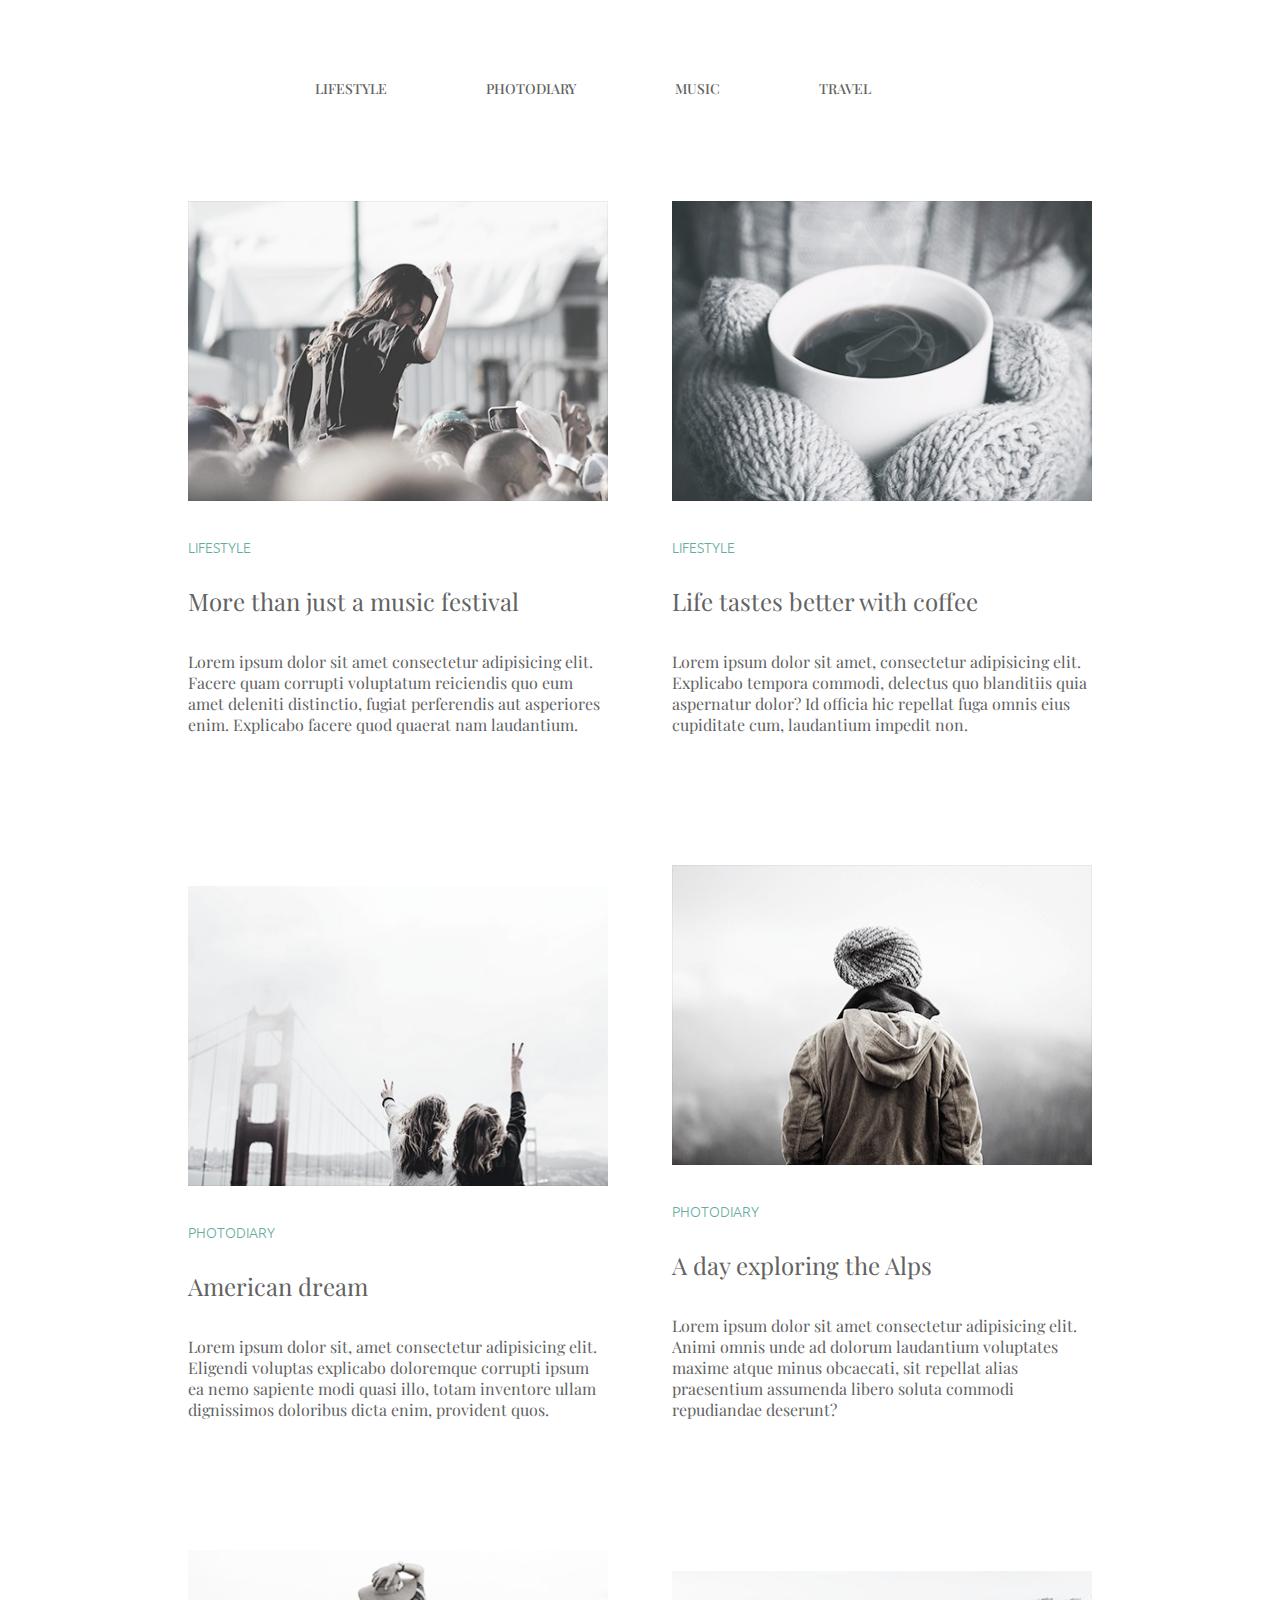
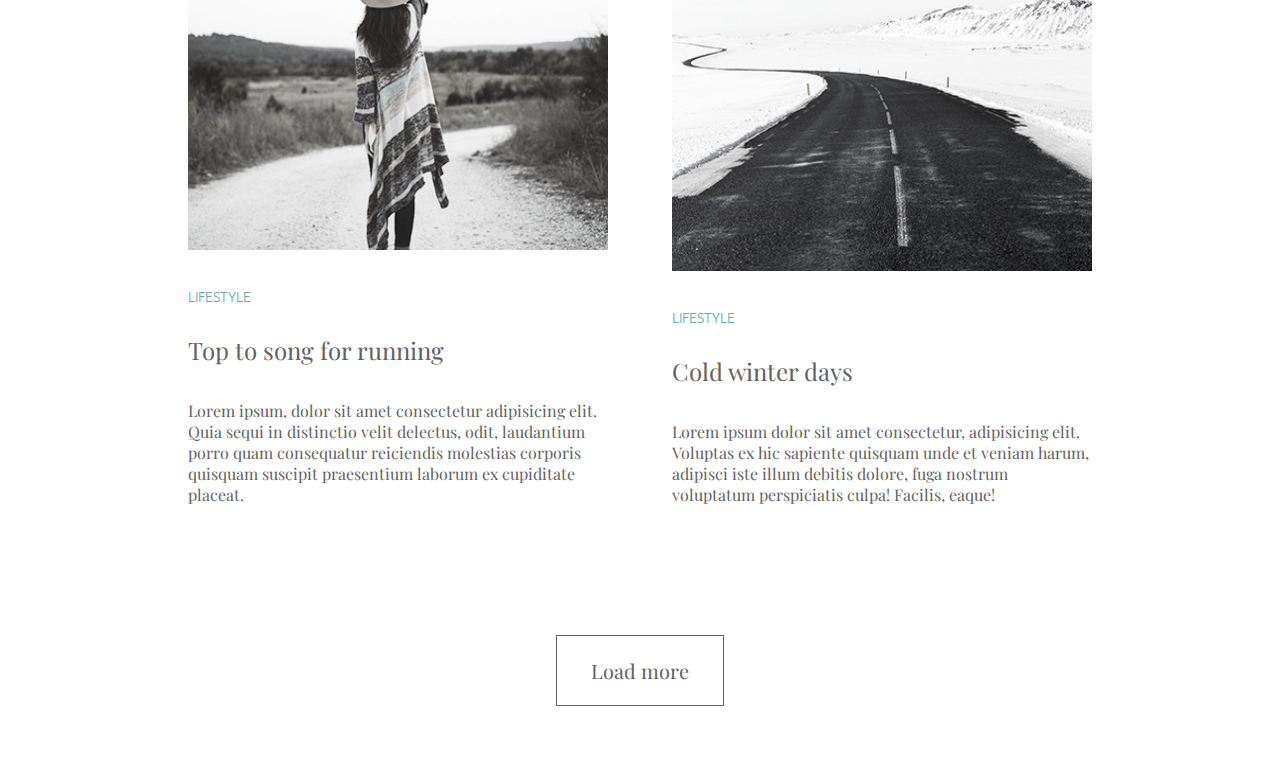
<file: MoDuLe_3/index.html>
<!DOCTYPE html>
<html lang="en">
<head>
    <meta charset="UTF-8">
    <meta name="viewport" content="width=device-width, initial-scale=1.0">
    <link rel="stylesheet" href="./css/styles.css">
    <title>HomeWork_3</title>
</head>
<body>
  <header class="header">
    <nav class="navigation">
      <ul class="list">
         <li class="list_item">
            <a  class="item_link" href="#">Lifestyle</a>
         </li>

         <li class="list_item">
            <a  class="item_link" href="#">Photodiary</a>
         </li>

         <li class="list_item">
           <a class="item_link" href="#">Music</a>
         </li>

         <li class="list_item">
             <a class="item_link" href="#">Travel</a>
         </li>
      </ul>
    </nav>
   </header>

   <main class="main">
       <section class="section">
           <img  class="photo" src="./images/image@1X.jpeg" alt="dansing_girl">
           <h4 class="_title_">Lifestyle</h4>
           <h2 class="title">More than just a music festival</h2>
           <p class="text">Lorem ipsum dolor sit amet consectetur adipisicing elit. Facere quam corrupti voluptatum reiciendis quo eum amet deleniti distinctio, fugiat perferendis aut asperiores enim. Explicabo facere quod quaerat nam laudantium.</p>
       </section>
       <section class="section">
          <img class="photo" src="./images/Filtro fotografico_2@1X.jpeg" alt="coffee">
          <h4 class="_title_">Lifestyle</h4>
          <h2 class="title">Life tastes better with coffee</h2>
          <p class="text">Lorem ipsum dolor sit amet, consectetur adipisicing elit. Explicabo tempora commodi, delectus quo blanditiis quia aspernatur dolor? Id officia hic repellat fuga omnis eius cupiditate cum, laudantium impedit non.</p>
       </section>
       <section class="section">
           <img class="photo" src="./images/photo.jpeg" alt="photo">
           <h4 class="_title_">Photodiary</h4>
           <h2 class="title">American dream</h2>
           <p class="text">Lorem ipsum dolor sit, amet consectetur adipisicing elit. Eligendi voluptas explicabo doloremque corrupti ipsum ea nemo sapiente modi quasi illo, totam inventore ullam dignissimos doloribus dicta enim, provident quos.</p>
       </section>
       <section class="section">
           <img class="photo" src="./images/dream.jpeg" alt="dream">
           <h4 class="_title_">photodiary</h4>
           <h2 class="title">A day exploring the Alps</h2>
           <p class="text">Lorem ipsum dolor sit amet consectetur adipisicing elit. Animi omnis unde ad dolorum laudantium voluptates maxime atque minus obcaecati, sit repellat alias praesentium assumenda libero soluta commodi repudiandae deserunt?</p>
       </section>
       <section class="section">
           <img class="photo" src="./images/girl.jpeg" alt="girl"> 
           <h4 class="_title_">Lifestyle</h4>
           <h2 class="title">Top to song for running</h2>
           <p class="text">Lorem ipsum, dolor sit amet consectetur adipisicing elit. Quia sequi in distinctio velit delectus, odit, laudantium porro quam consequatur reiciendis molestias corporis quisquam suscipit praesentium laborum ex cupiditate placeat.</p>
       </section>
       <section class="section">
           <img class="photo" src="./images/way.jpeg" 
           alt="way">
           <h4 class="_title_">Lifestyle</h4>
           <h2 class="title">Cold winter days</h2>
           <p class="text">Lorem ipsum dolor sit amet consectetur, adipisicing elit. Voluptas ex hic sapiente quisquam unde et veniam harum, adipisci iste illum debitis dolore, fuga nostrum voluptatum perspiciatis culpa! Facilis, eaque!</p>
       </section>
   </main>
   <footer class="footer">
       <button class="button">Load more</button>
   </footer>
</body>
</html>
</file>
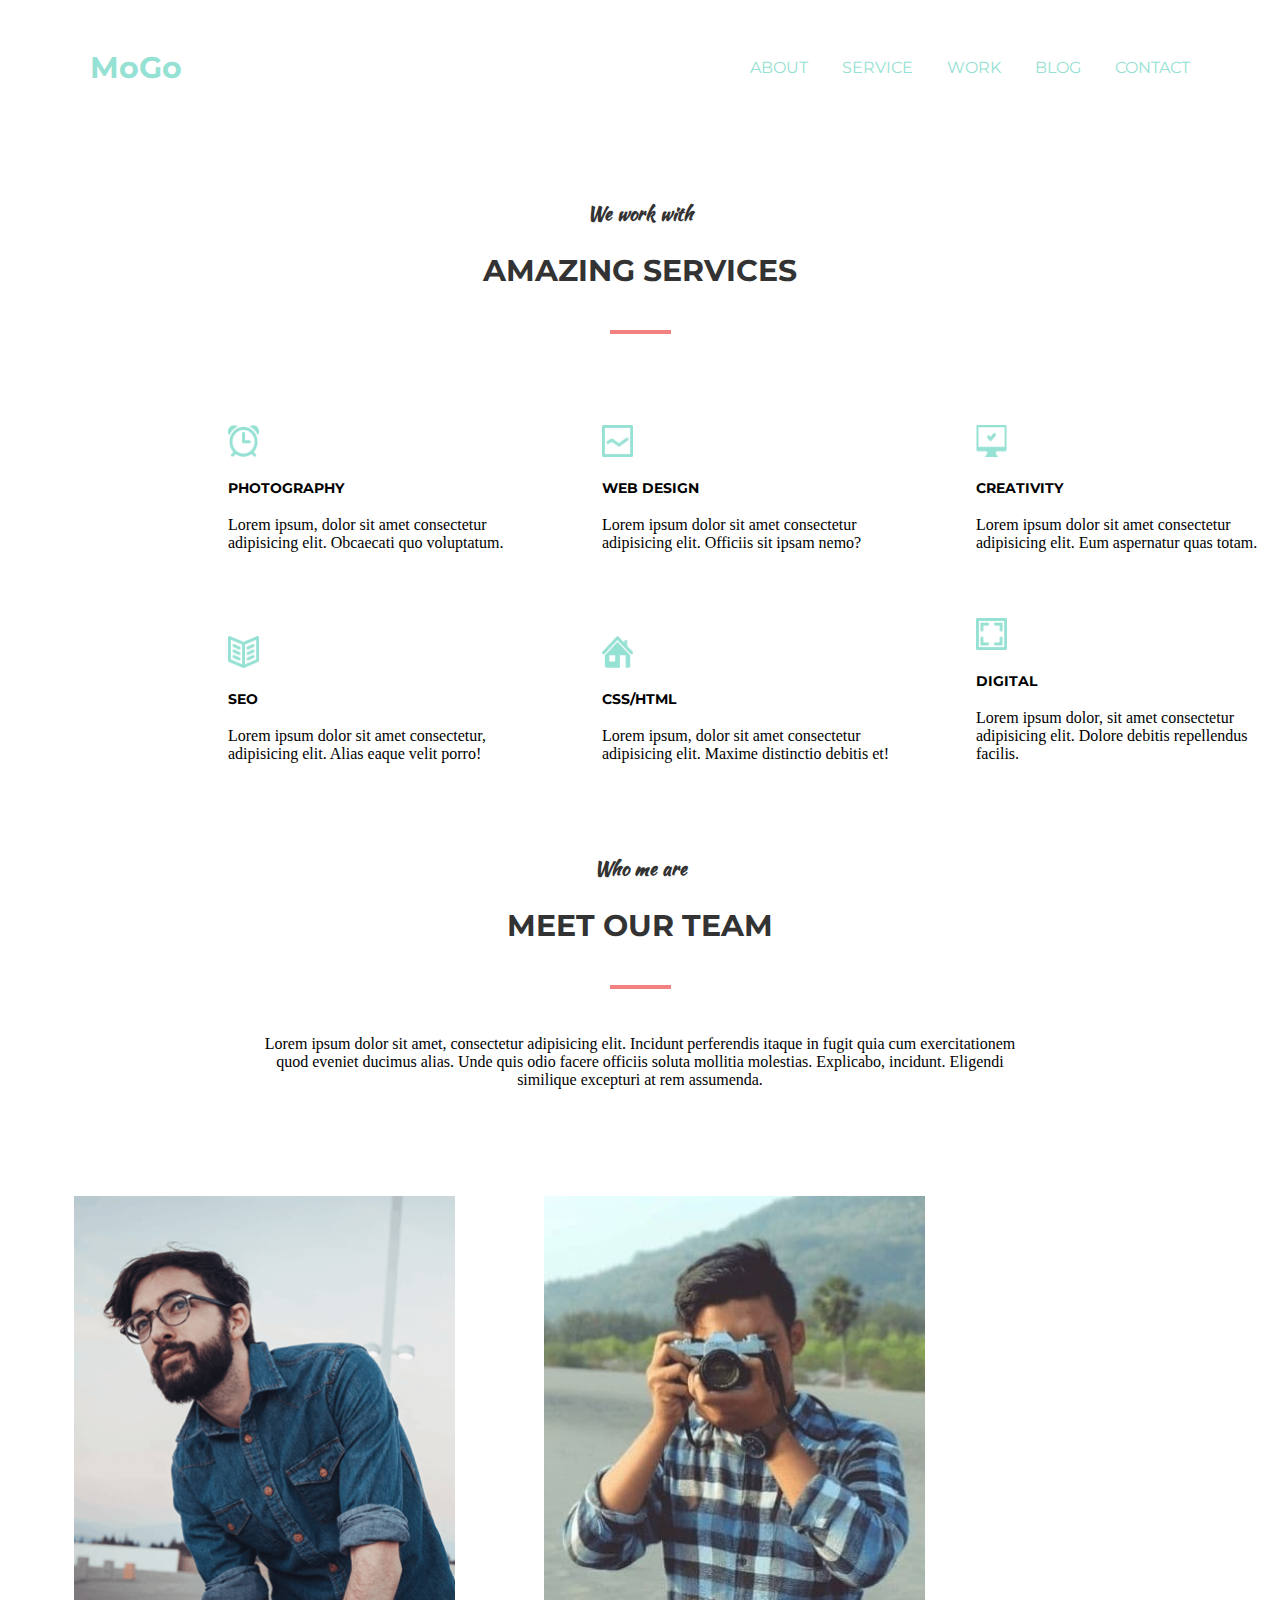
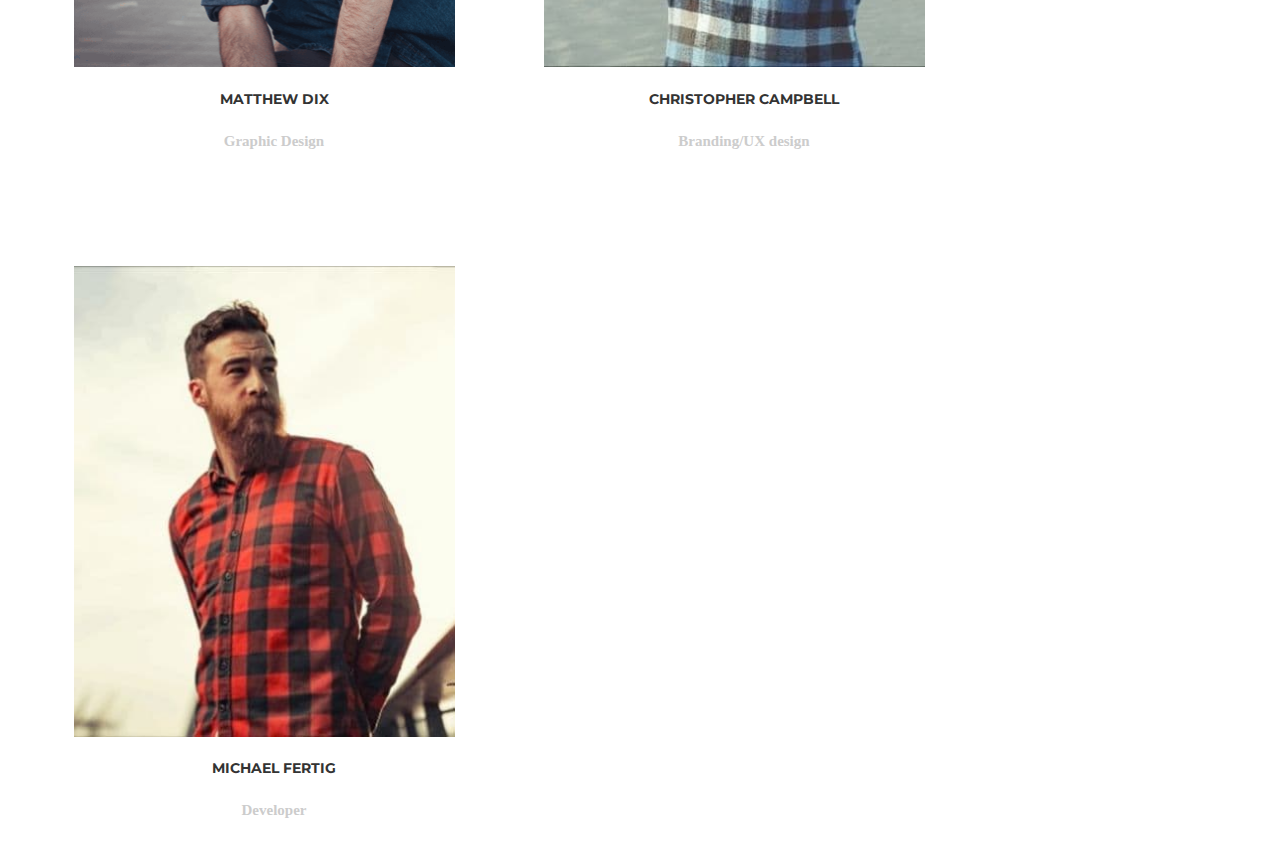
<file: MoDuLe_4/index.html>
<!DOCTYPE html>
<html lang="en">
<head>
    <meta charset="UTF-8">
    <meta name="viewport" content="width=device-width, initial-scale=1.0">
    <link rel="Stylesheet" href="./css/styles.css">
    <title>Document</title>
</head>
<body>
    <header class="header">
        <h1 class="h1">
           <a  class="a" href="#">MoGo</a>
        </h1>
        <nav class="nav">
            <ul class="ul">
                <li class="list">
                    <a  class="menu_link" href="#">About</a>
                </li>
                <li class="list">
                    <a  class="menu_link" href="#">Service</a>
                </li>
                <li class="list">
                    <a  class="menu_link" href="#">Work</a>
                </li>
                <li class="list">
                    <a  class="menu_link" href="#">Blog</a>
                </li>
                <li class="list">
                    <a  class="menu_link" href="#">Contact</a>
                </li>
            </ul>
        </nav>
    </header>

    <main class="main">
      <Section class="sections_6">
        <section class="section_1">
          <h3 class="title">We work with</h3>
          <h2 class="text">Amazing services</h2>
        </section>  
        <section  class="section">
                 <img class="icons" src="./images/alarmm.png">
                 <h4 class="h4">Photography</h4>
                 <p class="paragraf">Lorem ipsum, dolor sit amet consectetur adipisicing elit. Obcaecati quo voluptatum.
                 </p>
        </section>
        <section class="section">
                  <img  class="icons" src="./images/line.png" >
                  <h4 class="h4">Web design</h4>
                  <p class="paragraf">Lorem ipsum dolor sit amet consectetur adipisicing elit. Officiis sit ipsam nemo?</p>
        </section>
        <section class="section">
                  <img  class="icons" src="./images/computer.png" >
                  <h4 class="h4">Creativity</h4>
                  <p class="paragraf">Lorem ipsum dolor sit amet consectetur adipisicing elit. Eum aspernatur quas totam.</p>
        </section>
        <section class="section">
                  <img  class="icons" src="./images/book.png" >
                  <h4 class="h4">Seo</h4>
                  <p class="paragraf">Lorem ipsum dolor sit amet consectetur, adipisicing elit. Alias eaque velit porro!</p>
        </section>
        <section class="section">
                  <img  class="icons" src="./images/home.png" >
                  <h4 class="h4">Css/html</h4>
                  <p class="paragraf">Lorem ipsum, dolor sit amet consectetur adipisicing elit. Maxime distinctio debitis et!</p>
        </section>
        <section class="section">  
                  <img  class="icons" src="./images/images.png" >
                  <h4 class="h4">Digital</h4>
                  <p class="paragraf">Lorem ipsum dolor, sit amet consectetur adipisicing elit. Dolore debitis repellendus facilis.</p>
        </section>
    </section>
    <section>
        <section class="section_1">
            <h3 class="title">Who me are</h3>
            <h2 class="text">Meet our team</h2>
            <p class="section_paragraf">Lorem ipsum dolor sit amet, consectetur adipisicing elit. Incidunt perferendis itaque in fugit quia cum exercitationem quod eveniet ducimus alias. Unde quis odio facere officiis soluta mollitia molestias. Explicabo, incidunt. Eligendi similique excepturi at rem assumenda.</p>
        </section>
        <section class="section_photo">
           <img class="photo" src="./images/Layer.png" >
           <h4 class="section_photo_h4">Matthew Dix</h4>
           <h5 class="section_photo_h5">Graphic Design</h5>
        </section>
        <section class="section_photo">
            <img class="photo" src="./images/boyy.jpg" >
            <h4 class="section_photo_h4">Christopher Campbell</h4>
            <h5 class="section_photo_h5">Branding/UX design</h5>
         </section>
         <section class="section_photo">
            <img class="photo" src="./images/man.jpg" >
            <h4 class="section_photo_h4">Michael Fertig</h4>
            <h5 class="section_photo_h5">Developer</h5>
         </section>
    </section>
    </main>
    <Footer>
    
    </footer>
</body>
</html>
</file>
<file: MoDuLe_3/css/styles.css>
@import "./reset.css";

@import url('https://fonts.googleapis.com/css2?family=Playfair+Display:wght@400;500;600;700;800;900&display=swap');



@import url('https://fonts.googleapis.com/css2?family=Ubuntu:wght@300;400;500;700&display=swap');

@import "./header.css";

@import "./main.css";

@import "./footer.css";
</file>
<file: MoDuLe_4/css/styles.css>
@import "./reset.css";

@import url('https://fonts.googleapis.com/css2?family=Montserrat:wght@100;200;300;400;500;600;700;800;900&display=swap');



@import "./header.css";

@import "./main.css";

@import url('https://fonts.googleapis.com/css2?family=Kaushan+Script&display=swap');
</file>
